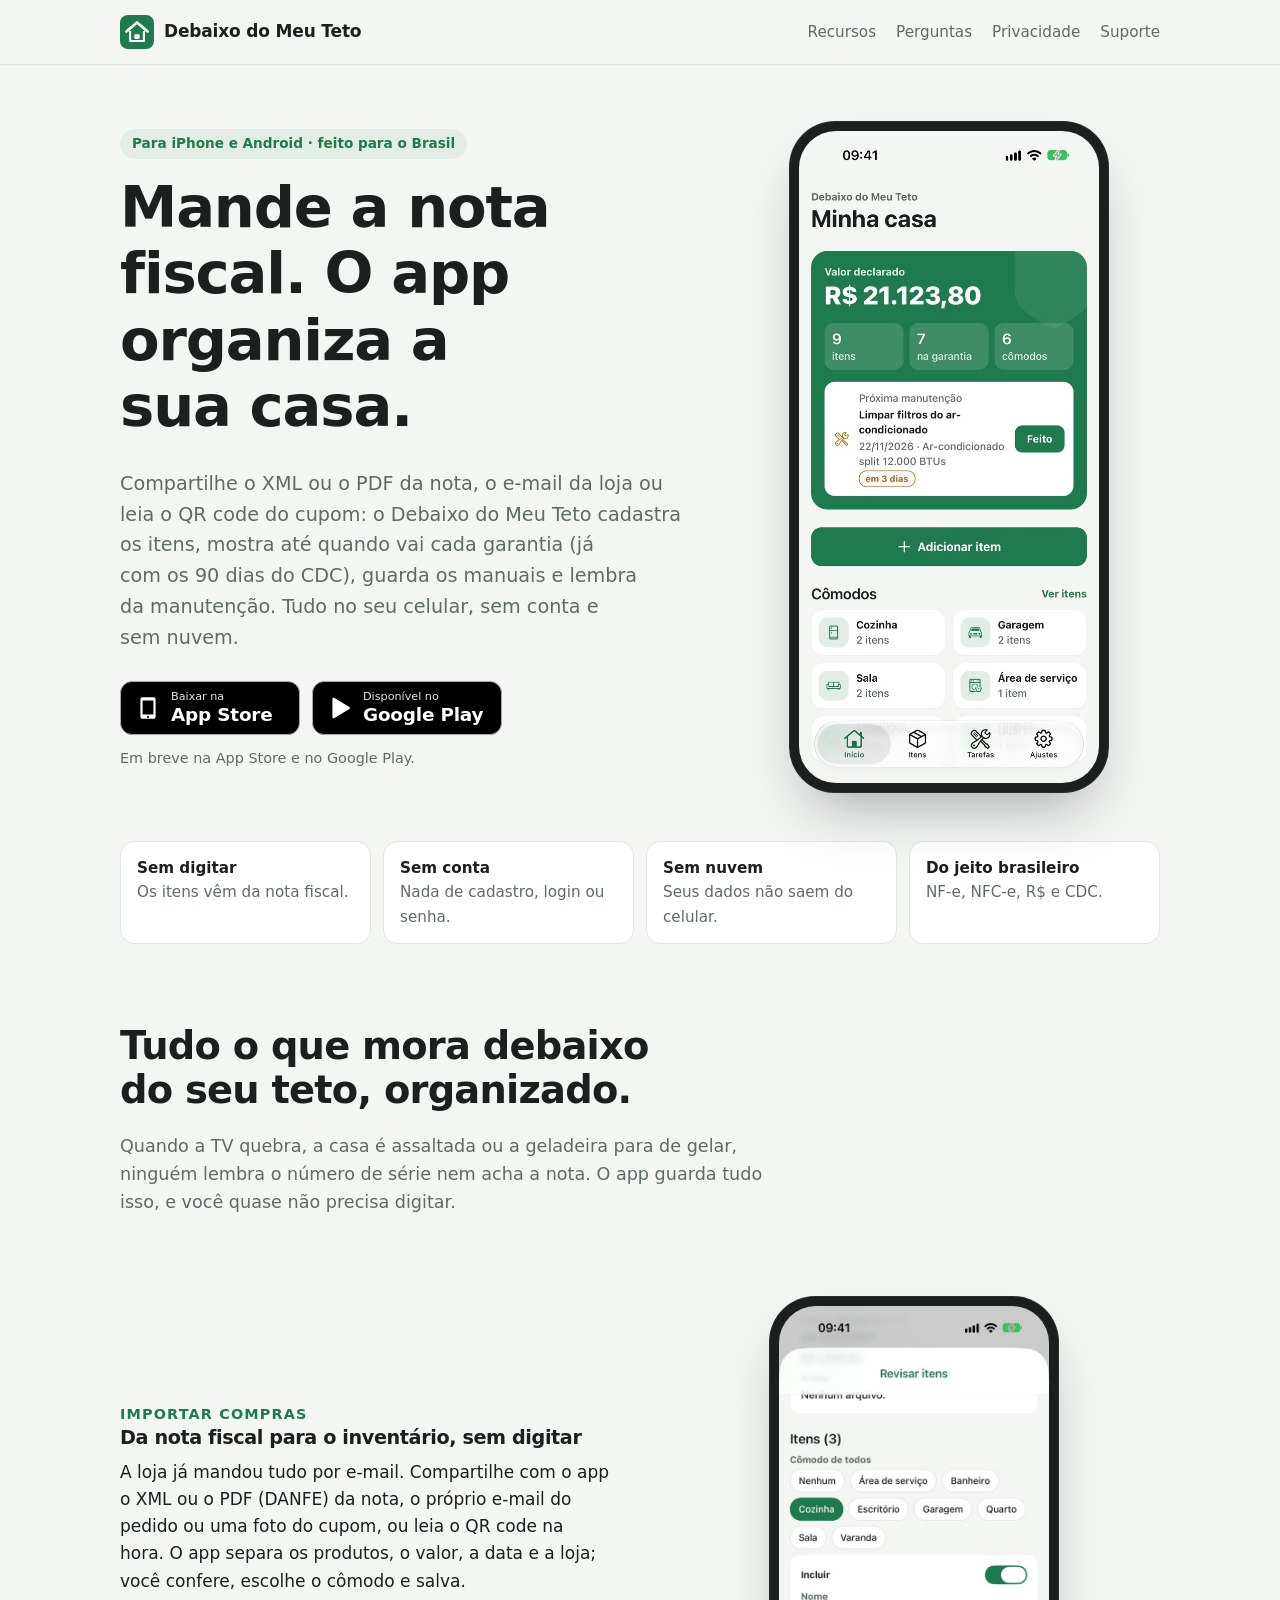
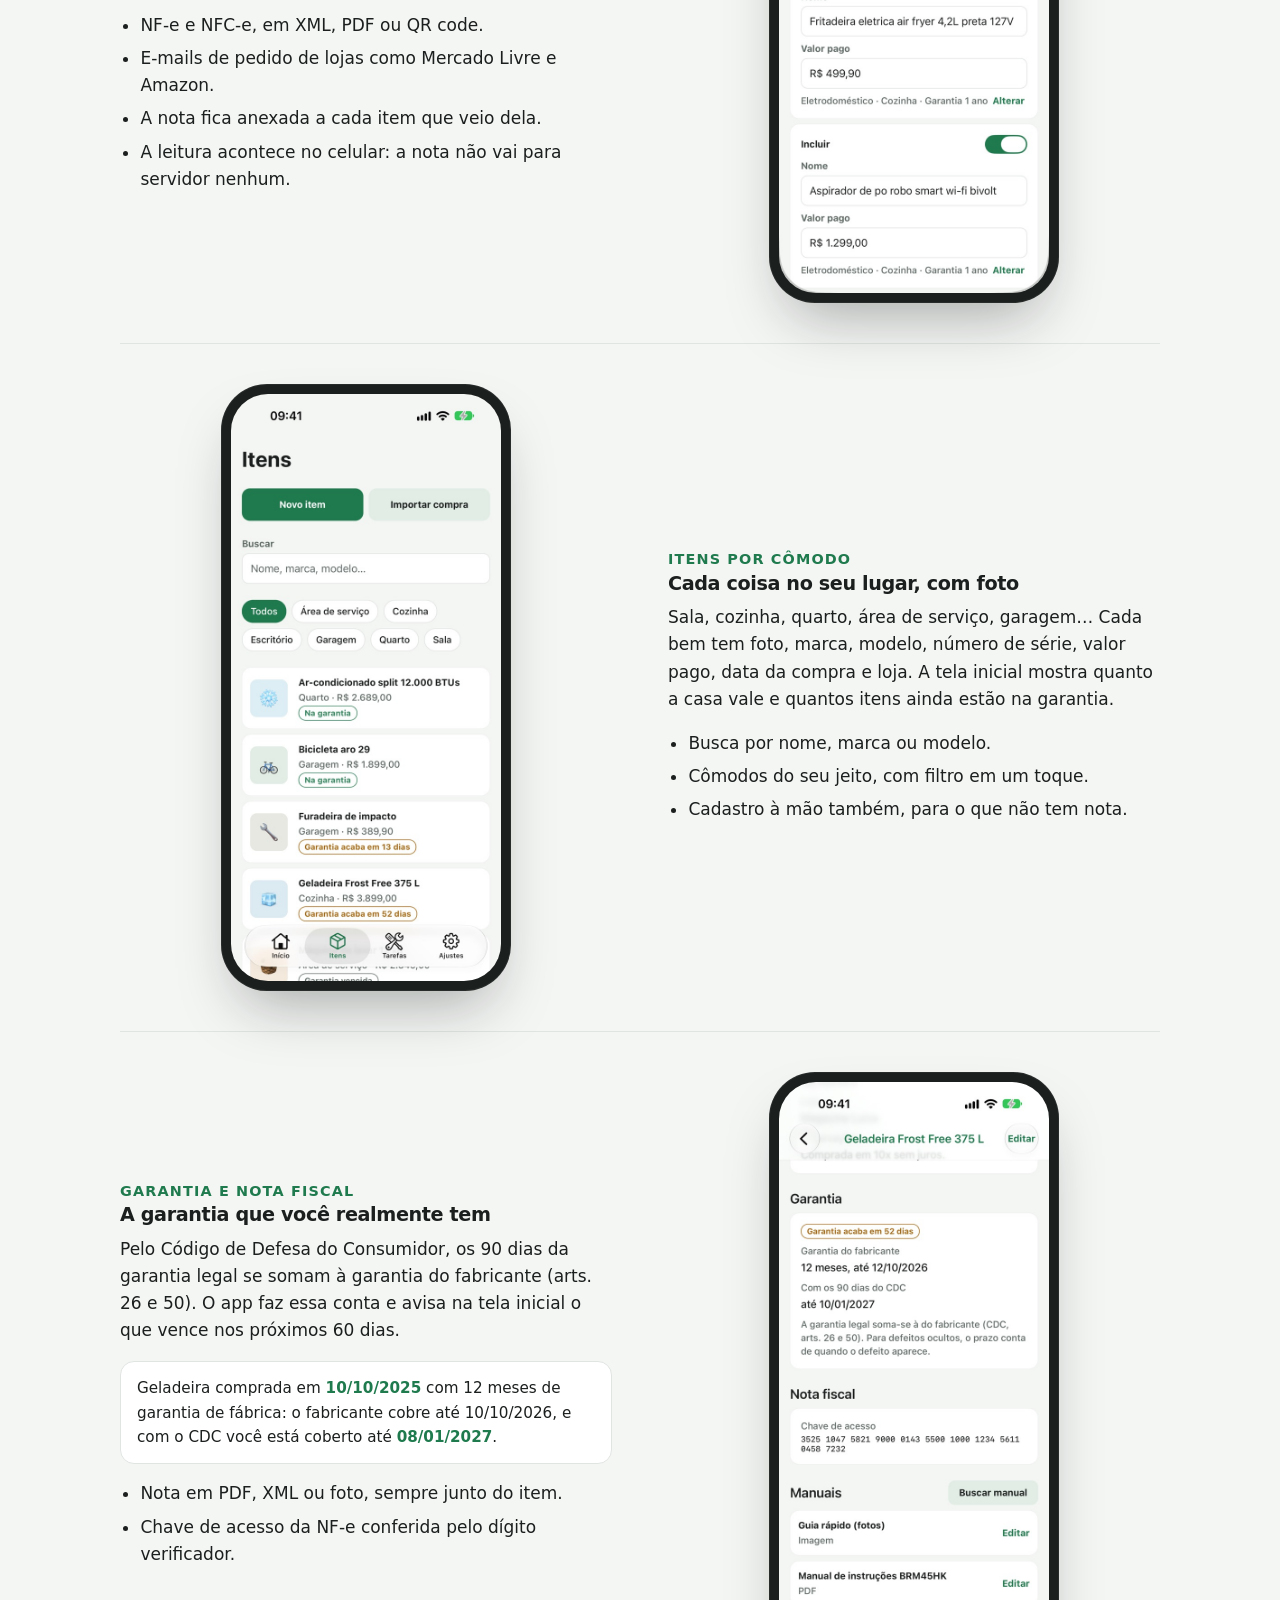
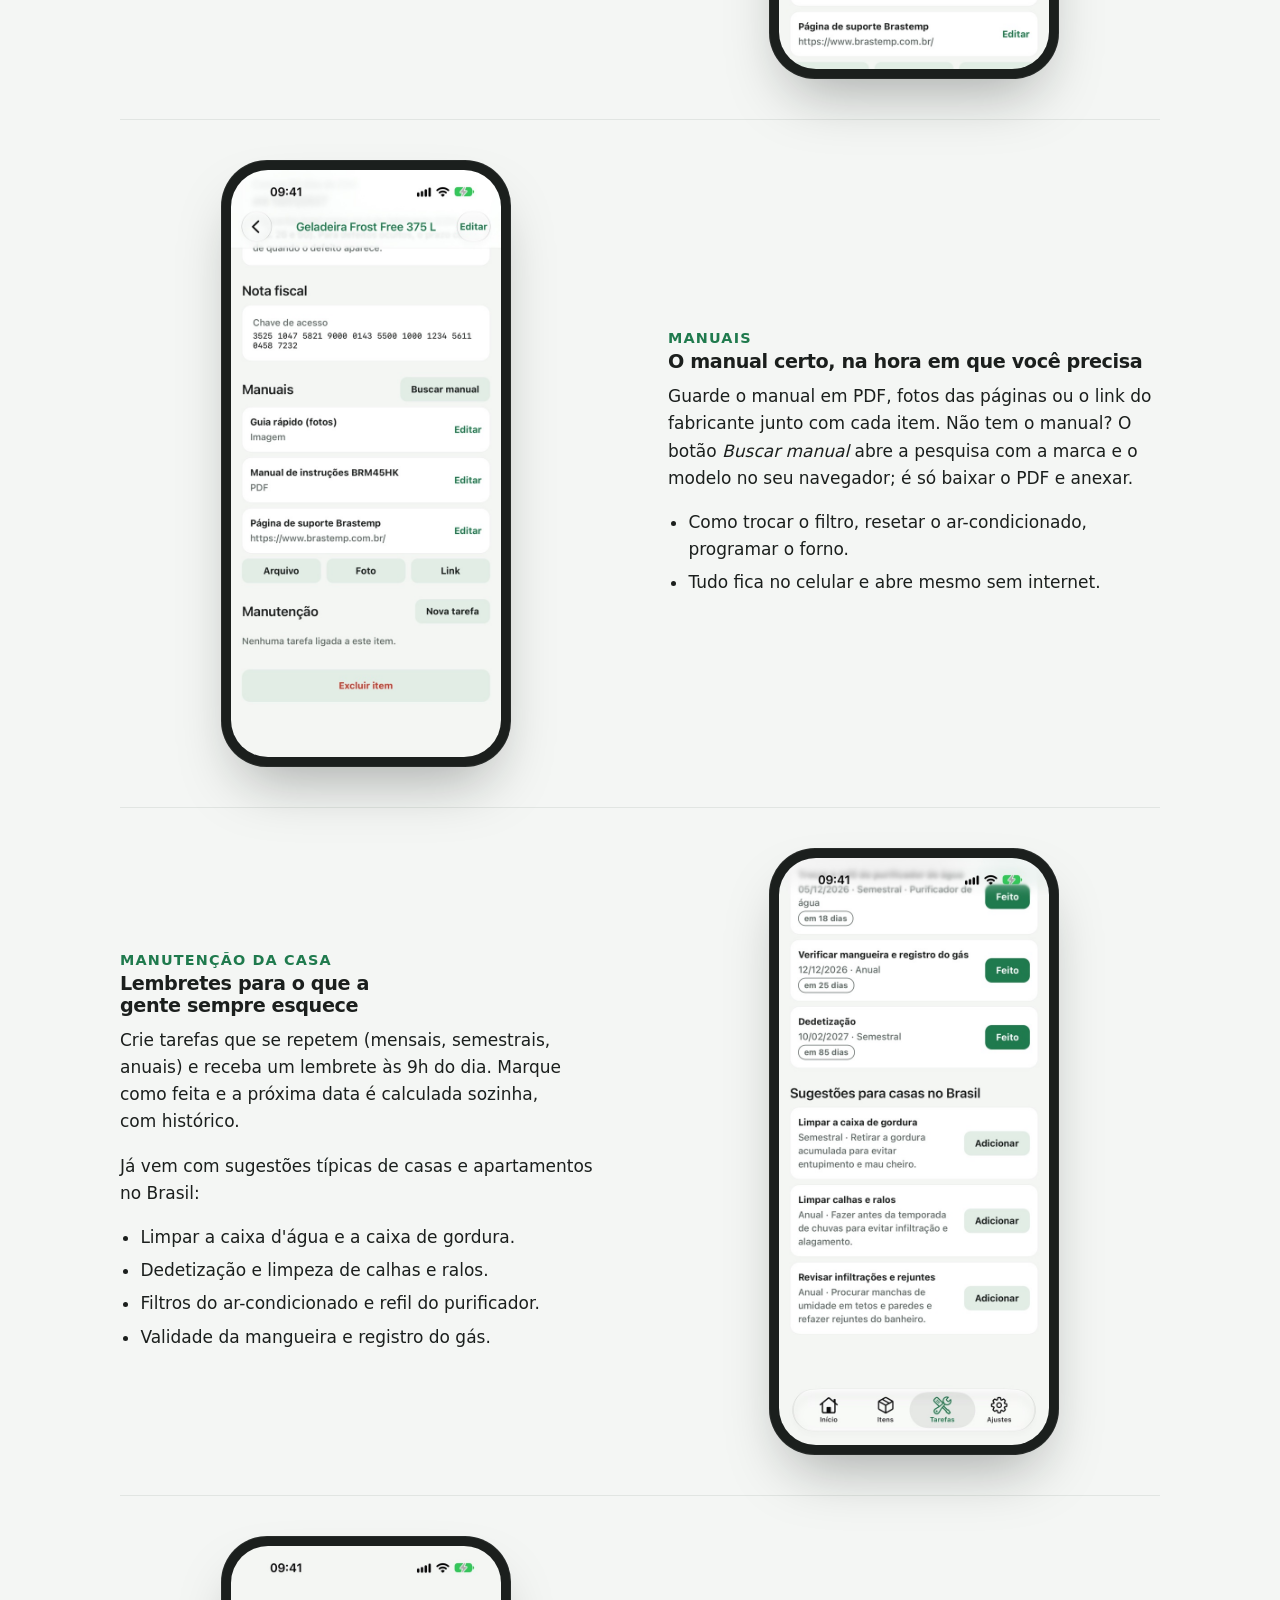
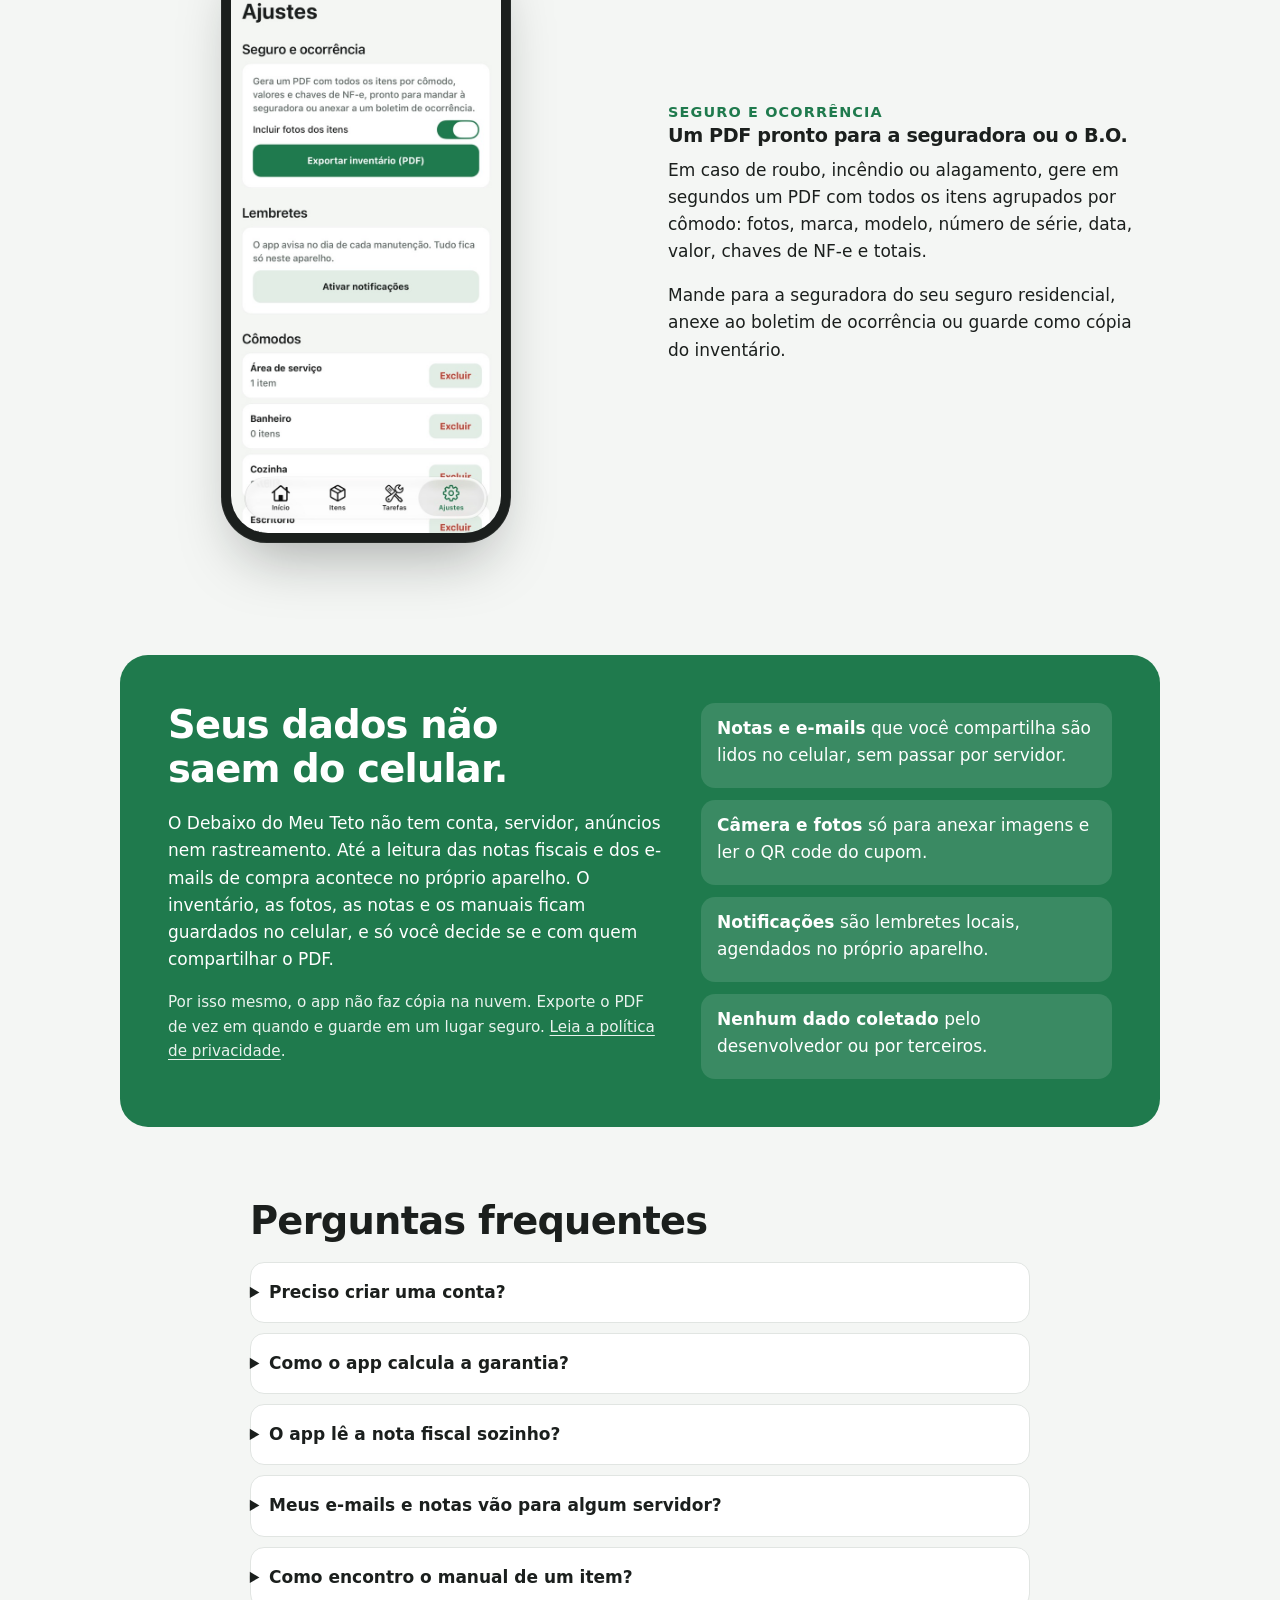
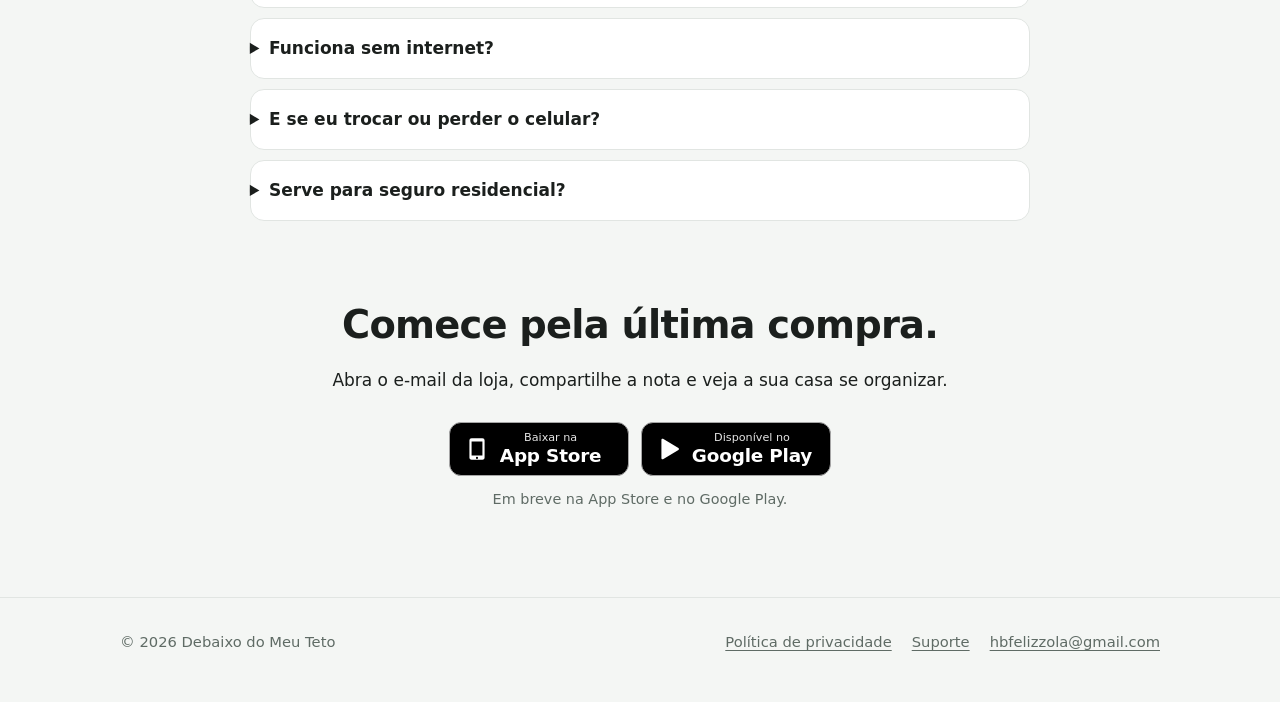
<file: site/index.html>
<!doctype html>
<html lang="pt-BR">
<head>
  <meta charset="utf-8">
  <meta name="viewport" content="width=device-width, initial-scale=1">
  <title>Debaixo do Meu Teto: inventário da casa a partir da nota fiscal</title>
  <meta name="description" content="App de inventário da casa para iPhone e Android. Compartilhe a nota fiscal ou o e-mail da compra e o app cadastra os itens, calcula a garantia com os 90 dias do CDC, guarda os manuais e lembra da manutenção. Sem conta e sem nuvem.">
  <meta name="keywords" content="inventário da casa, inventário residencial, garantia, nota fiscal, NF-e, NFC-e, DANFE, XML da nota, manual do produto, manutenção da casa, seguro residencial, boletim de ocorrência, CDC, app">
  <link rel="canonical" href="https://debaixodomeuteto.hbfelizzola.de/">
  <meta name="theme-color" content="#1F7A4D">
  <link rel="icon" href="img/marca.svg" type="image/svg+xml">
  <link rel="icon" href="img/favicon-32.png" sizes="32x32" type="image/png">
  <link rel="apple-touch-icon" href="img/apple-touch-icon.png">
  <link rel="manifest" href="site.webmanifest">

  <meta property="og:type" content="website">
  <meta property="og:locale" content="pt_BR">
  <meta property="og:site_name" content="Debaixo do Meu Teto">
  <meta property="og:title" content="Debaixo do Meu Teto: o inventário da sua casa, no seu celular">
  <meta property="og:description" content="Compartilhe a nota fiscal ou o e-mail da compra e o app cadastra os itens, a garantia com os 90 dias do CDC e os manuais. Tudo no celular, sem conta e sem nuvem.">
  <meta property="og:url" content="https://debaixodomeuteto.hbfelizzola.de/">
  <meta property="og:image" content="https://debaixodomeuteto.hbfelizzola.de/img/og.jpg">
  <meta property="og:image:width" content="1200">
  <meta property="og:image:height" content="630">
  <meta property="og:image:alt" content="Tela de itens do app Debaixo do Meu Teto, com geladeira, bicicleta e ar-condicionado e o estado da garantia de cada um.">
  <meta name="twitter:card" content="summary_large_image">

  <link rel="stylesheet" href="estilo.css">

  <script type="application/ld+json">
  {
    "@context": "https://schema.org",
    "@type": "MobileApplication",
    "name": "Debaixo do Meu Teto",
    "operatingSystem": "iOS, Android",
    "applicationCategory": "LifestyleApplication",
    "inLanguage": "pt-BR",
    "description": "Inventário da casa montado a partir da nota fiscal (XML, DANFE, QR code do cupom ou e-mail da loja), com garantia somando os 90 dias do CDC, manuais de cada item, lembretes de manutenção e PDF para seguro residencial ou boletim de ocorrência. Os dados ficam só no aparelho.",
    "featureList": [
      "Importar itens do XML ou do PDF da nota fiscal, do e-mail da loja ou do QR code do cupom",
      "Itens por cômodo com foto, valor e número de série",
      "Garantia do fabricante somada aos 90 dias do CDC",
      "Manuais em PDF, foto ou link junto com cada item",
      "Lembretes de manutenção da casa",
      "PDF do inventário para seguro residencial ou boletim de ocorrência"
    ],
    "url": "https://debaixodomeuteto.hbfelizzola.de/",
    "image": "https://debaixodomeuteto.hbfelizzola.de/img/og.jpg",
    "screenshot": [
      "https://debaixodomeuteto.hbfelizzola.de/img/telas/inicio.jpg",
      "https://debaixodomeuteto.hbfelizzola.de/img/telas/importar.jpg",
      "https://debaixodomeuteto.hbfelizzola.de/img/telas/garantia.jpg"
    ]
  }
  </script>
  <script type="application/ld+json">
  {
    "@context": "https://schema.org",
    "@type": "FAQPage",
    "mainEntity": [
      {"@type": "Question", "name": "Preciso criar uma conta?", "acceptedAnswer": {"@type": "Answer", "text": "Não. O app não tem cadastro, login nem servidor. Você abre e começa a usar."}},
      {"@type": "Question", "name": "O app lê a nota fiscal sozinho?", "acceptedAnswer": {"@type": "Answer", "text": "Sim. Compartilhe com o app o XML ou o PDF (DANFE) da nota, o e-mail do pedido ou uma foto do cupom, ou leia o QR code. Ele separa os produtos, o valor, a data e a loja, e você confere antes de salvar. A leitura acontece no próprio celular."}},
      {"@type": "Question", "name": "Como o app calcula a garantia?", "acceptedAnswer": {"@type": "Answer", "text": "Ele soma a garantia do fabricante aos 90 dias da garantia legal do Código de Defesa do Consumidor (arts. 26 e 50). Uma geladeira comprada em 10/10/2025 com 12 meses de garantia fica coberta até 08/01/2027."}},
      {"@type": "Question", "name": "Funciona sem internet?", "acceptedAnswer": {"@type": "Answer", "text": "Sim. Tudo é guardado e calculado no próprio celular, inclusive os lembretes."}},
      {"@type": "Question", "name": "E se eu trocar ou perder o celular?", "acceptedAnswer": {"@type": "Answer", "text": "Como os dados ficam só no aparelho, o app não faz cópia na nuvem. Exporte o PDF do inventário de vez em quando e guarde em um lugar seguro."}}
    ]
  }
  </script>
</head>
<body>
  <a class="pular" href="#conteudo">Pular para o conteúdo</a>

  <header class="topo">
    <div class="container">
      <a class="logo" href="./">
        <img src="img/marca.svg" alt="" width="34" height="34">
        Debaixo do Meu Teto
      </a>
      <nav aria-label="Principal">
        <a class="opcional" href="#recursos">Recursos</a>
        <a class="opcional" href="#perguntas">Perguntas</a>
        <a class="estreito" href="privacidade/">Privacidade</a>
        <a href="suporte/">Suporte</a>
      </nav>
    </div>
  </header>

  <main id="conteudo">
    <section class="destaque">
      <div class="container">
        <div>
          <span class="etiqueta">Para iPhone e Android · feito para o Brasil</span>
          <h1>Mande a nota fiscal. O app organiza a sua casa.</h1>
          <p class="lead">
            Compartilhe o XML ou o PDF da nota, o e-mail da loja ou leia o QR code do cupom: o
            Debaixo do Meu Teto cadastra os itens, mostra até quando vai cada garantia (já com os 90
            dias do CDC), guarda os manuais e lembra da manutenção. Tudo no seu celular, sem conta e
            sem nuvem.
          </p>

          <!-- TODO(lojas): os links das lojas ainda não existem. Quando o app for publicado,
               troque href="#" pelos links reais, remova aria-disabled e o aviso "Em breve",
               e use os selos oficiais (ver README.md). -->
          <div class="lojas">
            <a class="selo-loja" href="#" aria-disabled="true" data-loja="app-store" title="Em breve na App Store">
              <svg viewBox="0 0 24 24" aria-hidden="true"><path fill="currentColor" d="M7 2h10a2 2 0 0 1 2 2v16a2 2 0 0 1-2 2H7a2 2 0 0 1-2-2V4a2 2 0 0 1 2-2Zm0 3v13h10V5H7Zm5 14.2a1 1 0 1 0 0 2 1 1 0 0 0 0-2Z"/></svg>
              <span><small>Baixar na</small><strong>App Store</strong></span>
            </a>
            <a class="selo-loja" href="#" aria-disabled="true" data-loja="google-play" title="Em breve no Google Play">
              <svg viewBox="0 0 24 24" aria-hidden="true"><path fill="currentColor" d="M5 3.5v17a1 1 0 0 0 1.5.86l14.2-8.5a1 1 0 0 0 0-1.72L6.5 2.64A1 1 0 0 0 5 3.5Z"/></svg>
              <span><small>Disponível no</small><strong>Google Play</strong></span>
            </a>
          </div>
          <p class="aviso-lojas">Em breve na App Store e no Google Play.</p>
        </div>

        <div class="celular">
          <img src="img/telas/inicio.jpg" width="598" height="1300"
               alt="Tela inicial do app: o cartão Minha casa com o valor declarado, os itens na garantia e a próxima manutenção, e os cômodos logo abaixo.">
        </div>
      </div>
    </section>

    <section class="faixa" aria-label="Em resumo">
      <div class="container">
        <ul>
          <li><strong>Sem digitar</strong>Os itens vêm da nota fiscal.</li>
          <li><strong>Sem conta</strong>Nada de cadastro, login ou senha.</li>
          <li><strong>Sem nuvem</strong>Seus dados não saem do celular.</li>
          <li><strong>Do jeito brasileiro</strong>NF-e, NFC-e, R$ e CDC.</li>
        </ul>
      </div>
    </section>

    <section class="secao" id="recursos">
      <div class="container">
        <div class="secao-titulo">
          <h2>Tudo o que mora debaixo do seu teto, organizado.</h2>
          <p>
            Quando a TV quebra, a casa é assaltada ou a geladeira para de gelar, ninguém lembra o número de
            série nem acha a nota. O app guarda tudo isso, e você quase não precisa digitar.
          </p>
        </div>

        <article class="recurso">
          <div class="recurso-texto">
            <span class="numero">Importar compras</span>
            <h3>Da nota fiscal para o inventário, sem digitar</h3>
            <p>
              A loja já mandou tudo por e-mail. Compartilhe com o app o XML ou o PDF (DANFE) da nota, o
              próprio e-mail do pedido ou uma foto do cupom, ou leia o QR code na hora. O app separa os
              produtos, o valor, a data e a loja; você confere, escolhe o cômodo e salva.
            </p>
            <ul>
              <li>NF-e e NFC-e, em XML, PDF ou QR code.</li>
              <li>E-mails de pedido de lojas como Mercado Livre e Amazon.</li>
              <li>A nota fica anexada a cada item que veio dela.</li>
              <li>A leitura acontece no celular: a nota não vai para servidor nenhum.</li>
            </ul>
          </div>
          <div class="celular">
            <img src="img/telas/importar.jpg" width="598" height="1300" loading="lazy"
                 alt="Tela de importação com os produtos lidos de uma nota fiscal, cada um com nome, valor e cômodo, prontos para salvar.">
          </div>
        </article>

        <article class="recurso">
          <div class="recurso-texto">
            <span class="numero">Itens por cômodo</span>
            <h3>Cada coisa no seu lugar, com foto</h3>
            <p>
              Sala, cozinha, quarto, área de serviço, garagem… Cada bem tem foto, marca, modelo, número de
              série, valor pago, data da compra e loja. A tela inicial mostra quanto a casa vale e quantos
              itens ainda estão na garantia.
            </p>
            <ul>
              <li>Busca por nome, marca ou modelo.</li>
              <li>Cômodos do seu jeito, com filtro em um toque.</li>
              <li>Cadastro à mão também, para o que não tem nota.</li>
            </ul>
          </div>
          <div class="celular">
            <img src="img/telas/itens.jpg" width="598" height="1300" loading="lazy"
                 alt="Lista de itens filtrável por cômodo, com foto, valor e o estado da garantia de cada um.">
          </div>
        </article>

        <article class="recurso">
          <div class="recurso-texto">
            <span class="numero">Garantia e nota fiscal</span>
            <h3>A garantia que você realmente tem</h3>
            <p>
              Pelo Código de Defesa do Consumidor, os 90 dias da garantia legal se somam à garantia do
              fabricante (arts. 26 e 50). O app faz essa conta e avisa na tela inicial o que vence nos
              próximos 60 dias.
            </p>
            <div class="exemplo">
              Geladeira comprada em <b>10/10/2025</b> com 12 meses de garantia de fábrica:
              o fabricante cobre até 10/10/2026, e com o CDC você está coberto até <b>08/01/2027</b>.
            </div>
            <ul>
              <li>Nota em PDF, XML ou foto, sempre junto do item.</li>
              <li>Chave de acesso da NF-e conferida pelo dígito verificador.</li>
            </ul>
          </div>
          <div class="celular">
            <img src="img/telas/garantia.jpg" width="598" height="1300" loading="lazy"
                 alt="Detalhe de uma geladeira: garantia do fabricante até 12/10/2026, com os 90 dias do CDC até 10/01/2027, e a chave de acesso da NF-e.">
          </div>
        </article>

        <article class="recurso">
          <div class="recurso-texto">
            <span class="numero">Manuais</span>
            <h3>O manual certo, na hora em que você precisa</h3>
            <p>
              Guarde o manual em PDF, fotos das páginas ou o link do fabricante junto com cada item. Não
              tem o manual? O botão <em>Buscar manual</em> abre a pesquisa com a marca e o modelo no seu
              navegador; é só baixar o PDF e anexar.
            </p>
            <ul>
              <li>Como trocar o filtro, resetar o ar-condicionado, programar o forno.</li>
              <li>Tudo fica no celular e abre mesmo sem internet.</li>
            </ul>
          </div>
          <div class="celular">
            <img src="img/telas/manuais.jpg" width="598" height="1300" loading="lazy"
                 alt="Seção Manuais de um item, com o manual em PDF, fotos de um guia rápido, um link do fabricante e o botão Buscar manual.">
          </div>
        </article>

        <article class="recurso">
          <div class="recurso-texto">
            <span class="numero">Manutenção da casa</span>
            <h3>Lembretes para o que a gente sempre esquece</h3>
            <p>
              Crie tarefas que se repetem (mensais, semestrais, anuais) e receba um lembrete às 9h do dia.
              Marque como feita e a próxima data é calculada sozinha, com histórico.
            </p>
            <p>Já vem com sugestões típicas de casas e apartamentos no Brasil:</p>
            <ul>
              <li>Limpar a caixa d'água e a caixa de gordura.</li>
              <li>Dedetização e limpeza de calhas e ralos.</li>
              <li>Filtros do ar-condicionado e refil do purificador.</li>
              <li>Validade da mangueira e registro do gás.</li>
            </ul>
          </div>
          <div class="celular">
            <img src="img/telas/sugestoes.jpg" width="598" height="1300" loading="lazy"
                 alt="Lista de manutenção com dedetização e mangueira do gás, e sugestões para casas no Brasil como caixa de gordura e calhas.">
          </div>
        </article>

        <article class="recurso">
          <div class="recurso-texto">
            <span class="numero">Seguro e ocorrência</span>
            <h3>Um PDF pronto para a seguradora ou o B.O.</h3>
            <p>
              Em caso de roubo, incêndio ou alagamento, gere em segundos um PDF com todos os itens
              agrupados por cômodo: fotos, marca, modelo, número de série, data, valor, chaves de NF-e e
              totais.
            </p>
            <p>
              Mande para a seguradora do seu seguro residencial, anexe ao boletim de ocorrência ou guarde
              como cópia do inventário.
            </p>
          </div>
          <div class="celular">
            <img src="img/telas/ajustes.jpg" width="598" height="1300" loading="lazy"
                 alt="Tela de ajustes com o botão Exportar inventário em PDF, a opção de incluir fotos e os lembretes.">
          </div>
        </article>
      </div>
    </section>

    <section class="secao" id="privacidade" style="padding-top: 0">
      <div class="container">
        <div class="privado">
          <div>
            <h2>Seus dados não saem do celular.</h2>
            <p>
              O Debaixo do Meu Teto não tem conta, servidor, anúncios nem rastreamento. Até a leitura
              das notas fiscais e dos e-mails de compra acontece no próprio aparelho. O inventário, as
              fotos, as notas e os manuais ficam guardados no celular, e só você decide se e com quem
              compartilhar o PDF.
            </p>
            <p class="nota">
              Por isso mesmo, o app não faz cópia na nuvem. Exporte o PDF de vez em quando e guarde em
              um lugar seguro. <a href="privacidade/">Leia a política de privacidade</a>.
            </p>
          </div>
          <ul>
            <li><strong>Notas e e-mails</strong> que você compartilha são lidos no celular, sem passar por servidor.</li>
            <li><strong>Câmera e fotos</strong> só para anexar imagens e ler o QR code do cupom.</li>
            <li><strong>Notificações</strong> são lembretes locais, agendados no próprio aparelho.</li>
            <li><strong>Nenhum dado coletado</strong> pelo desenvolvedor ou por terceiros.</li>
          </ul>
        </div>
      </div>
    </section>

    <section class="secao perguntas" id="perguntas" style="padding-top: 0">
      <div class="container" style="max-width: 820px">
        <h2>Perguntas frequentes</h2>

        <details>
          <summary>Preciso criar uma conta?</summary>
          <p>Não. O app não tem cadastro, login nem servidor. Você abre e começa a usar.</p>
        </details>
        <details>
          <summary>Como o app calcula a garantia?</summary>
          <p>
            Ele soma a garantia do fabricante aos 90 dias da garantia legal do Código de Defesa do Consumidor
            (arts. 26 e 50). Se o item não tem garantia de fábrica, valem os 90 dias a partir da compra. Para
            defeitos ocultos, o prazo legal conta a partir de quando o defeito aparece.
          </p>
        </details>
        <details>
          <summary>O app lê a nota fiscal sozinho?</summary>
          <p>
            Sim. No e-mail da loja, toque no anexo da nota (XML ou PDF) e compartilhe com o Debaixo do Meu Teto.
            Também dá para compartilhar o próprio e-mail do pedido, uma foto do cupom, ou ler o QR code com a
            câmera. O app separa os produtos, o valor, a data e a loja, e você confere tudo antes de salvar. Se a
            nota for só uma imagem sem texto, você completa à mão.
          </p>
        </details>
        <details>
          <summary>Meus e-mails e notas vão para algum servidor?</summary>
          <p>
            Não. O app não tem servidor: o arquivo que você compartilha é lido no próprio celular e guardado
            junto com os itens. O app nem pede acesso à sua caixa de e-mail; você escolhe o que compartilhar.
          </p>
        </details>
        <details>
          <summary>Como encontro o manual de um item?</summary>
          <p>
            Na tela do item, toque em <em>Buscar manual</em>. O navegador abre uma pesquisa com a marca e o
            modelo; baixe o PDF e anexe em <em>Manuais</em>. Você também pode salvar o link do site do fabricante
            ou fotografar o manual impresso.
          </p>
        </details>
        <details>
          <summary>Funciona sem internet?</summary>
          <p>Sim. Tudo é guardado e calculado no próprio celular, inclusive os lembretes.</p>
        </details>
        <details>
          <summary>E se eu trocar ou perder o celular?</summary>
          <p>
            Como os dados ficam só no aparelho, o app não faz cópia na nuvem nem transfere dados entre
            celulares. Exporte o PDF do inventário de vez em quando e guarde em um lugar seguro.
          </p>
        </details>
        <details>
          <summary>Serve para seguro residencial?</summary>
          <p>
            Sim. O PDF lista os bens por cômodo, com valores, datas, números de série e chaves de NF-e, que é
            o que as seguradoras costumam pedir para comprovar a existência e o valor dos itens. Confira com a
            sua seguradora quais documentos ela exige.
          </p>
        </details>
      </div>
    </section>

    <section class="secao chamada" style="padding-top: 0">
      <div class="container">
        <h2>Comece pela última compra.</h2>
        <p>Abra o e-mail da loja, compartilhe a nota e veja a sua casa se organizar.</p>
        <!-- TODO(lojas): mesmos links do topo da página. -->
        <div class="lojas">
          <a class="selo-loja" href="#" aria-disabled="true" data-loja="app-store" title="Em breve na App Store">
            <svg viewBox="0 0 24 24" aria-hidden="true"><path fill="currentColor" d="M7 2h10a2 2 0 0 1 2 2v16a2 2 0 0 1-2 2H7a2 2 0 0 1-2-2V4a2 2 0 0 1 2-2Zm0 3v13h10V5H7Zm5 14.2a1 1 0 1 0 0 2 1 1 0 0 0 0-2Z"/></svg>
            <span><small>Baixar na</small><strong>App Store</strong></span>
          </a>
          <a class="selo-loja" href="#" aria-disabled="true" data-loja="google-play" title="Em breve no Google Play">
            <svg viewBox="0 0 24 24" aria-hidden="true"><path fill="currentColor" d="M5 3.5v17a1 1 0 0 0 1.5.86l14.2-8.5a1 1 0 0 0 0-1.72L6.5 2.64A1 1 0 0 0 5 3.5Z"/></svg>
            <span><small>Disponível no</small><strong>Google Play</strong></span>
          </a>
        </div>
        <p class="aviso-lojas">Em breve na App Store e no Google Play.</p>
      </div>
    </section>
  </main>

  <footer class="rodape">
    <div class="container">
      <span>© 2026 Debaixo do Meu Teto</span>
      <nav aria-label="Rodapé">
        <a href="privacidade/">Política de privacidade</a>
        <a href="suporte/">Suporte</a>
        <a href="mailto:hbfelizzola@gmail.com">hbfelizzola@gmail.com</a>
      </nav>
    </div>
  </footer>
</body>
</html>
</file>
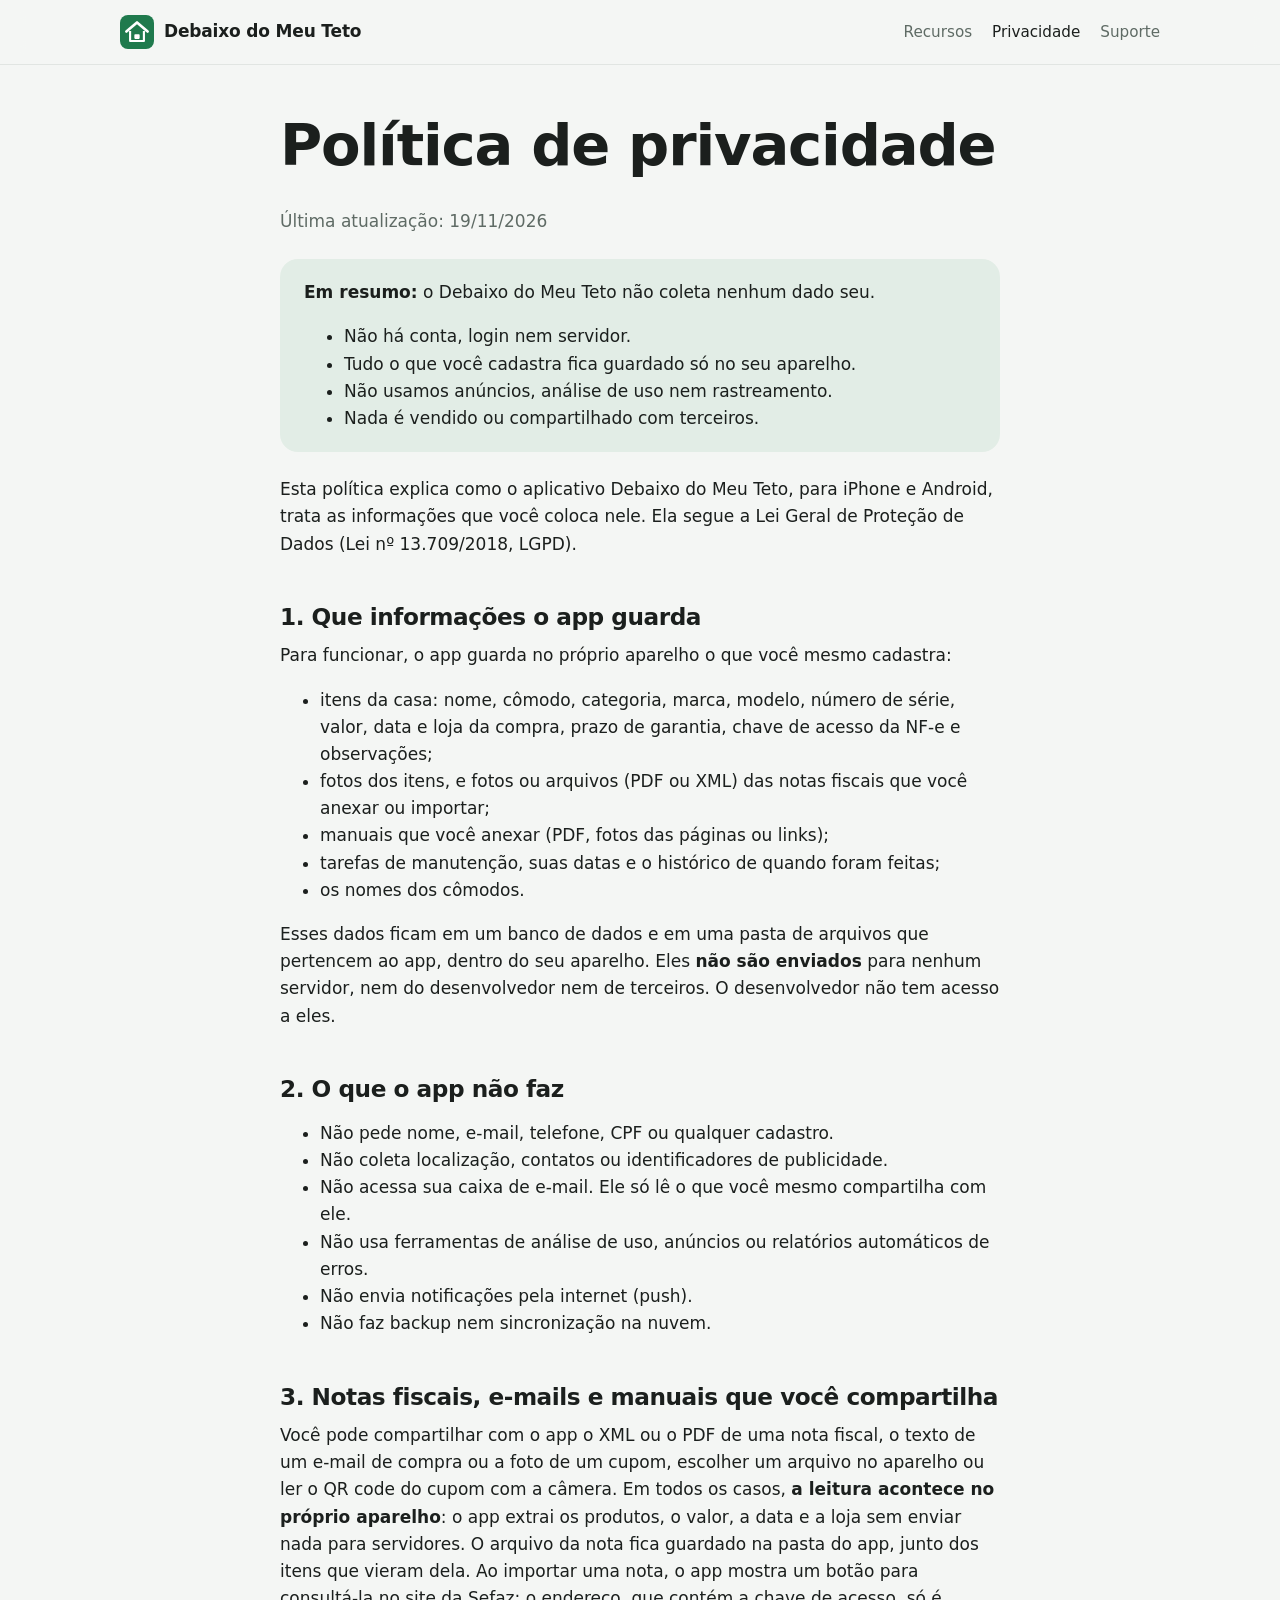
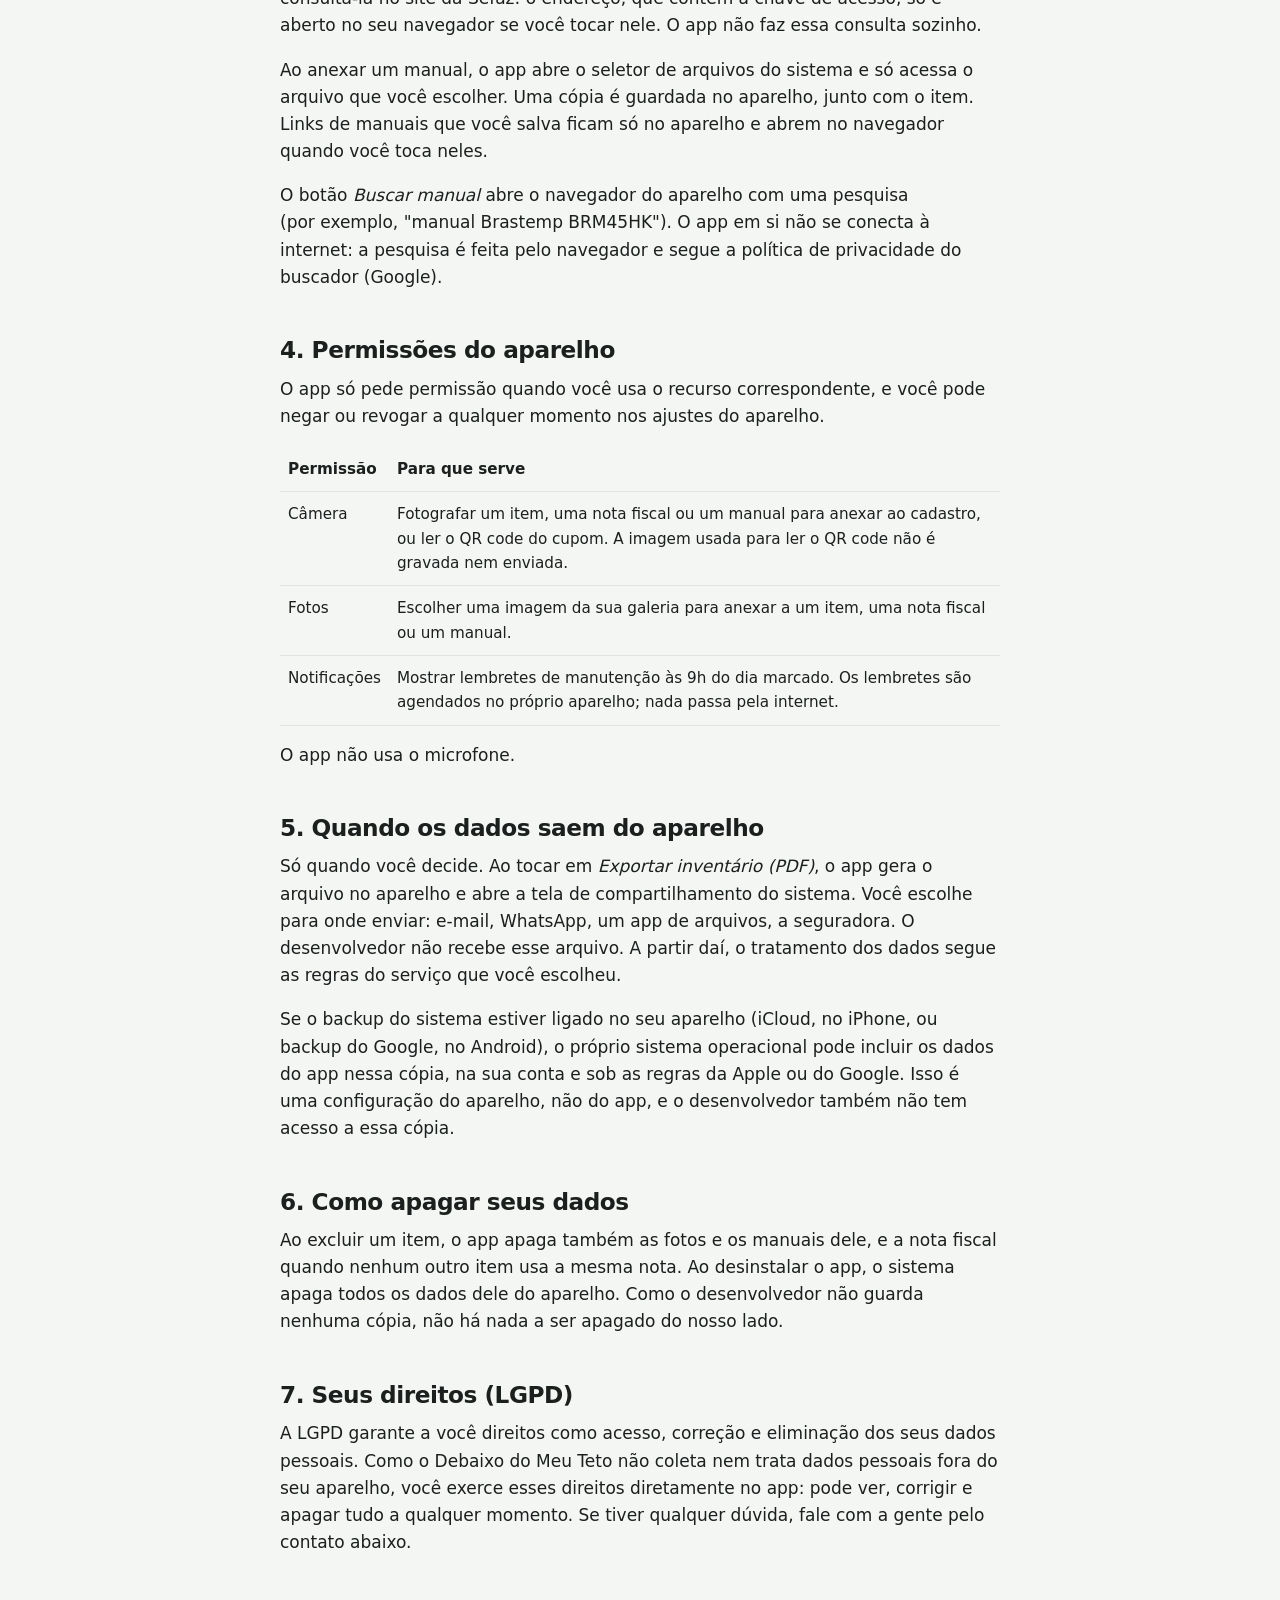
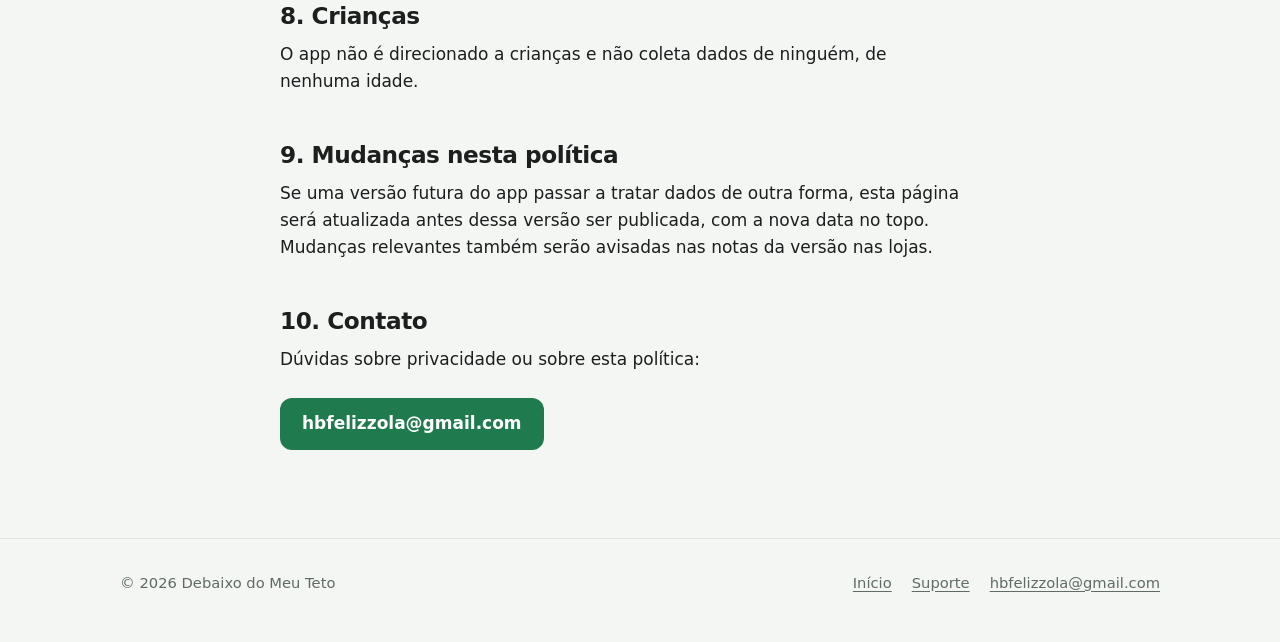
<file: site/privacidade/index.html>
<!doctype html>
<html lang="pt-BR">
<head>
  <meta charset="utf-8">
  <meta name="viewport" content="width=device-width, initial-scale=1">
  <title>Política de privacidade · Debaixo do Meu Teto</title>
  <meta name="description" content="O Debaixo do Meu Teto não coleta dados. O inventário, as fotos e as notas fiscais ficam só no seu celular, sem conta e sem servidor.">
  <link rel="canonical" href="https://debaixodomeuteto.hbfelizzola.de/privacidade/">
  <meta name="theme-color" content="#1F7A4D">
  <link rel="icon" href="../img/marca.svg" type="image/svg+xml">
  <link rel="icon" href="../img/favicon-32.png" sizes="32x32" type="image/png">
  <link rel="apple-touch-icon" href="../img/apple-touch-icon.png">
  <meta property="og:type" content="article">
  <meta property="og:locale" content="pt_BR">
  <meta property="og:site_name" content="Debaixo do Meu Teto">
  <meta property="og:title" content="Política de privacidade do Debaixo do Meu Teto">
  <meta property="og:description" content="Nenhum dado coletado. Tudo fica no seu celular, sem conta e sem servidor.">
  <meta property="og:url" content="https://debaixodomeuteto.hbfelizzola.de/privacidade/">
  <meta property="og:image" content="https://debaixodomeuteto.hbfelizzola.de/img/og.jpg">
  <meta name="twitter:card" content="summary_large_image">
  <link rel="stylesheet" href="../estilo.css">
</head>
<body>
  <a class="pular" href="#conteudo">Pular para o conteúdo</a>

  <header class="topo">
    <div class="container">
      <a class="logo" href="../">
        <img src="../img/marca.svg" alt="" width="34" height="34">
        Debaixo do Meu Teto
      </a>
      <nav aria-label="Principal">
        <a class="opcional" href="../#recursos">Recursos</a>
        <a class="estreito" href="./" aria-current="page">Privacidade</a>
        <a href="../suporte/">Suporte</a>
      </nav>
    </div>
  </header>

  <!--
    Esta página é o "Privacy Policy URL" da App Store e do Google Play.
    Ela descreve o que o app faz HOJE. Se uma versão nova passar a enviar qualquer dado para fora do
    aparelho (backup, sincronização, análise de uso, anúncios, relatório de erros), atualize esta página
    e a data ANTES de publicar essa versão, junto com as declarações de privacidade nas duas lojas.
  -->
  <main id="conteudo" class="container texto">
    <h1>Política de privacidade</h1>
    <p class="atualizado">Última atualização: 19/11/2026</p>

    <div class="resumo">
      <p><strong>Em resumo:</strong> o Debaixo do Meu Teto não coleta nenhum dado seu.</p>
      <ul>
        <li>Não há conta, login nem servidor.</li>
        <li>Tudo o que você cadastra fica guardado só no seu aparelho.</li>
        <li>Não usamos anúncios, análise de uso nem rastreamento.</li>
        <li>Nada é vendido ou compartilhado com terceiros.</li>
      </ul>
    </div>

    <p>
      Esta política explica como o aplicativo Debaixo do Meu Teto, para iPhone e Android, trata as
      informações que você coloca nele. Ela segue a Lei Geral de Proteção de Dados (Lei nº 13.709/2018, LGPD).
    </p>

    <h2>1. Que informações o app guarda</h2>
    <p>Para funcionar, o app guarda no próprio aparelho o que você mesmo cadastra:</p>
    <ul>
      <li>itens da casa: nome, cômodo, categoria, marca, modelo, número de série, valor, data e loja da compra,
        prazo de garantia, chave de acesso da NF-e e observações;</li>
      <li>fotos dos itens, e fotos ou arquivos (PDF ou XML) das notas fiscais que você anexar ou importar;</li>
      <li>manuais que você anexar (PDF, fotos das páginas ou links);</li>
      <li>tarefas de manutenção, suas datas e o histórico de quando foram feitas;</li>
      <li>os nomes dos cômodos.</li>
    </ul>
    <p>
      Esses dados ficam em um banco de dados e em uma pasta de arquivos que pertencem ao app, dentro do seu
      aparelho. Eles <strong>não são enviados</strong> para nenhum servidor, nem do desenvolvedor nem de
      terceiros. O desenvolvedor não tem acesso a eles.
    </p>

    <h2>2. O que o app não faz</h2>
    <ul>
      <li>Não pede nome, e-mail, telefone, CPF ou qualquer cadastro.</li>
      <li>Não coleta localização, contatos ou identificadores de publicidade.</li>
      <li>Não acessa sua caixa de e-mail. Ele só lê o que você mesmo compartilha com ele.</li>
      <li>Não usa ferramentas de análise de uso, anúncios ou relatórios automáticos de erros.</li>
      <li>Não envia notificações pela internet (push).</li>
      <li>Não faz backup nem sincronização na nuvem.</li>
    </ul>

    <h2>3. Notas fiscais, e-mails e manuais que você compartilha</h2>
    <p>
      Você pode compartilhar com o app o XML ou o PDF de uma nota fiscal, o texto de um e-mail de compra ou a
      foto de um cupom, escolher um arquivo no aparelho ou ler o QR code do cupom com a câmera. Em todos os
      casos, <strong>a leitura acontece no próprio aparelho</strong>: o app extrai os produtos, o valor, a data
      e a loja sem enviar nada para servidores. O arquivo da nota fica guardado na pasta do app, junto dos
      itens que vieram dela. Ao importar uma nota, o app mostra um botão para consultá-la no site da Sefaz: o endereço, que contém a
      chave de acesso, só é aberto no seu navegador se você tocar nele. O app não faz essa consulta sozinho.
    </p>
    <p>
      Ao anexar um manual, o app abre o seletor de arquivos do sistema e só acessa o arquivo que você escolher.
      Uma cópia é guardada no aparelho, junto com o item. Links de manuais que você salva ficam só no aparelho
      e abrem no navegador quando você toca neles.
    </p>
    <p>
      O botão <em>Buscar manual</em> abre o navegador do aparelho com uma pesquisa (por exemplo, "manual
      Brastemp BRM45HK"). O app em si não se conecta à internet: a pesquisa é feita pelo navegador e segue a
      política de privacidade do buscador (Google).
    </p>

    <h2>4. Permissões do aparelho</h2>
    <p>O app só pede permissão quando você usa o recurso correspondente, e você pode negar ou revogar a qualquer momento nos ajustes do aparelho.</p>
    <table class="permissoes">
      <thead>
        <tr><th>Permissão</th><th>Para que serve</th></tr>
      </thead>
      <tbody>
        <tr><td>Câmera</td><td>Fotografar um item, uma nota fiscal ou um manual para anexar ao cadastro, ou ler o QR code do cupom. A imagem usada para ler o QR code não é gravada nem enviada.</td></tr>
        <tr><td>Fotos</td><td>Escolher uma imagem da sua galeria para anexar a um item, uma nota fiscal ou um manual.</td></tr>
        <tr><td>Notificações</td><td>Mostrar lembretes de manutenção às 9h do dia marcado. Os lembretes são agendados no próprio aparelho; nada passa pela internet.</td></tr>
      </tbody>
    </table>
    <p>O app não usa o microfone.</p>

    <h2>5. Quando os dados saem do aparelho</h2>
    <p>
      Só quando você decide. Ao tocar em <em>Exportar inventário (PDF)</em>, o app gera o arquivo no aparelho e
      abre a tela de compartilhamento do sistema. Você escolhe para onde enviar: e-mail, WhatsApp, um app de
      arquivos, a seguradora. O desenvolvedor não recebe esse arquivo. A partir daí, o tratamento dos dados
      segue as regras do serviço que você escolheu.
    </p>
    <p>
      Se o backup do sistema estiver ligado no seu aparelho (iCloud, no iPhone, ou backup do Google, no
      Android), o próprio sistema operacional pode incluir os dados do app nessa cópia, na sua conta e sob as
      regras da Apple ou do Google. Isso é uma configuração do aparelho, não do app, e o desenvolvedor também
      não tem acesso a essa cópia.
    </p>

    <h2>6. Como apagar seus dados</h2>
    <p>
      Ao excluir um item, o app apaga também as fotos e os manuais dele, e a nota fiscal quando nenhum outro item usa a mesma nota. Ao desinstalar o app,
      o sistema apaga todos os dados dele do aparelho. Como o desenvolvedor não guarda nenhuma cópia, não há
      nada a ser apagado do nosso lado.
    </p>

    <h2>7. Seus direitos (LGPD)</h2>
    <p>
      A LGPD garante a você direitos como acesso, correção e eliminação dos seus dados pessoais. Como o
      Debaixo do Meu Teto não coleta nem trata dados pessoais fora do seu aparelho, você exerce esses direitos
      diretamente no app: pode ver, corrigir e apagar tudo a qualquer momento. Se tiver qualquer dúvida, fale
      com a gente pelo contato abaixo.
    </p>

    <h2>8. Crianças</h2>
    <p>O app não é direcionado a crianças e não coleta dados de ninguém, de nenhuma idade.</p>

    <h2>9. Mudanças nesta política</h2>
    <p>
      Se uma versão futura do app passar a tratar dados de outra forma, esta página será atualizada antes
      dessa versão ser publicada, com a nova data no topo. Mudanças relevantes também serão avisadas nas
      notas da versão nas lojas.
    </p>

    <h2>10. Contato</h2>
    <p>Dúvidas sobre privacidade ou sobre esta política:</p>
    <a class="contato" href="mailto:hbfelizzola@gmail.com?subject=Privacidade%20-%20Debaixo%20do%20Meu%20Teto">hbfelizzola@gmail.com</a>
  </main>

  <footer class="rodape">
    <div class="container">
      <span>© 2026 Debaixo do Meu Teto</span>
      <nav aria-label="Rodapé">
        <a href="../">Início</a>
        <a href="../suporte/">Suporte</a>
        <a href="mailto:hbfelizzola@gmail.com">hbfelizzola@gmail.com</a>
      </nav>
    </div>
  </footer>
</body>
</html>
</file>
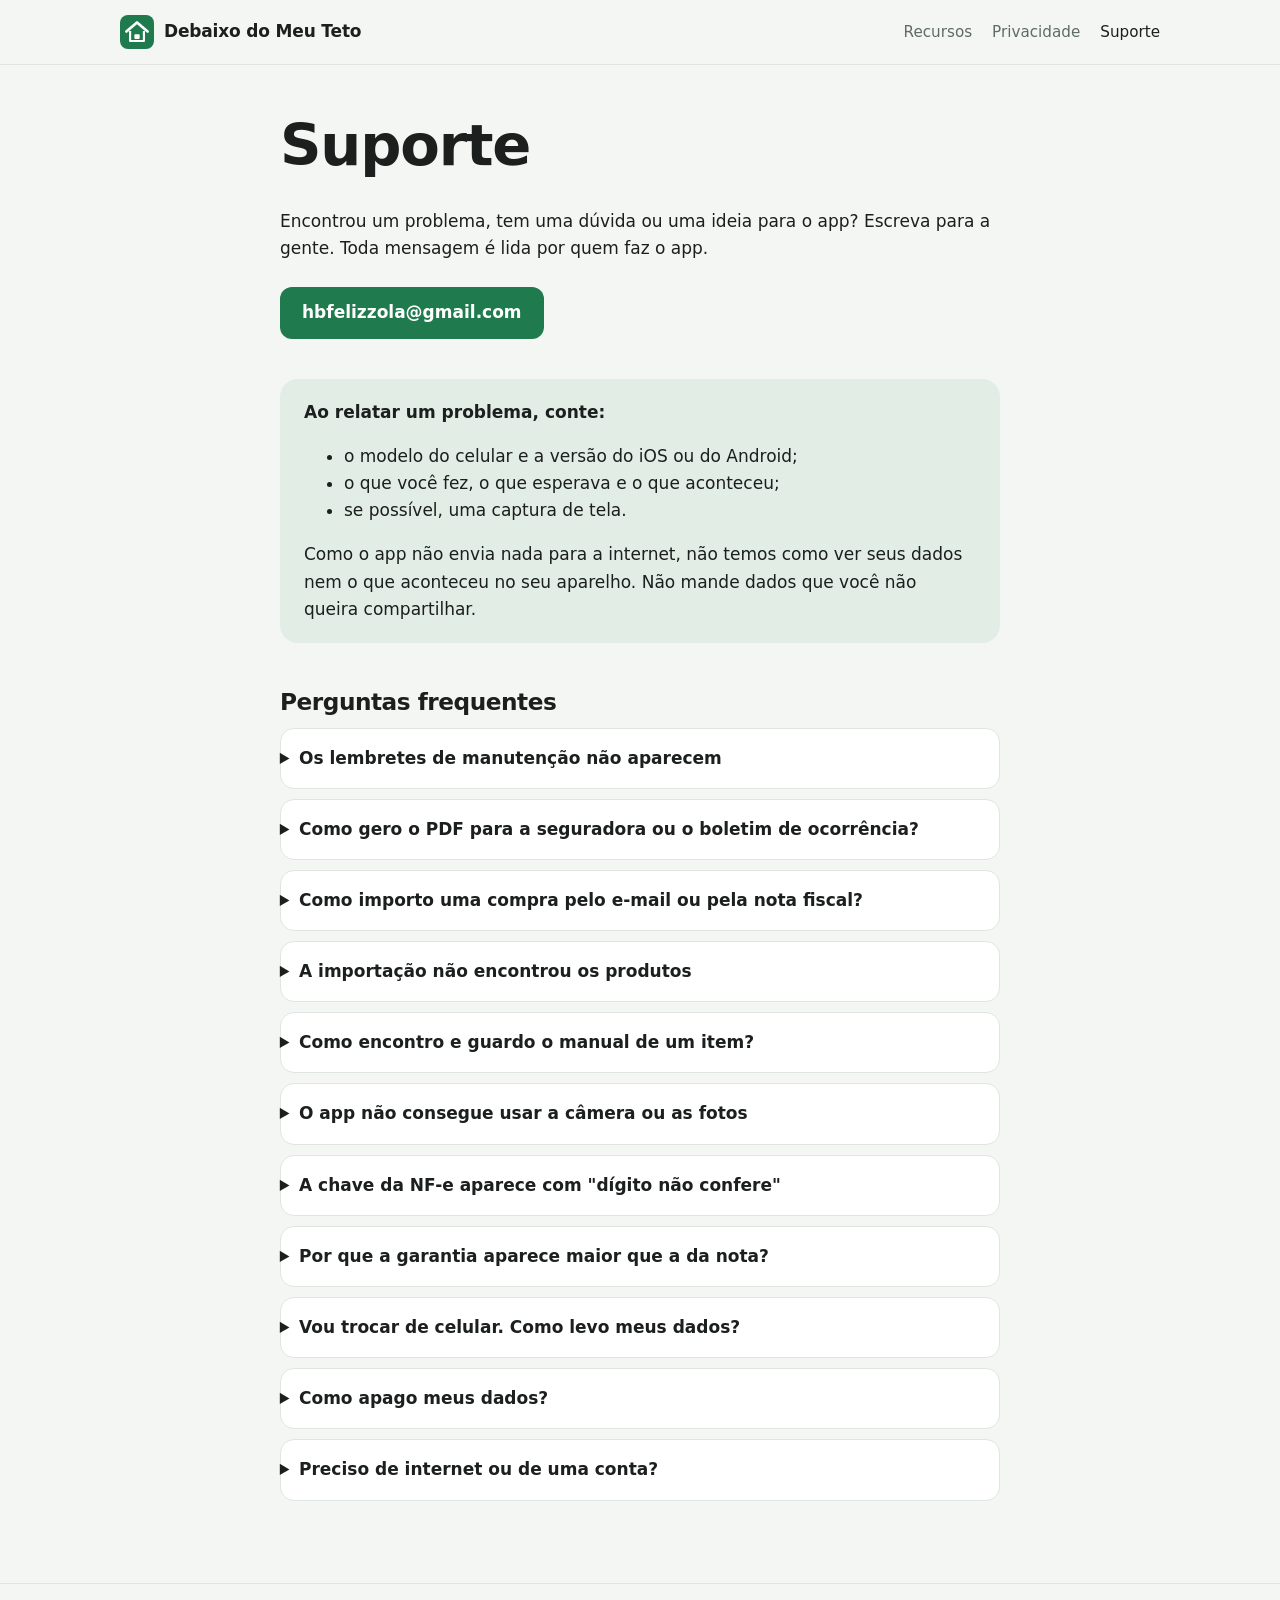
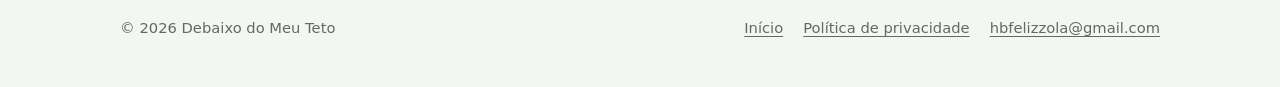
<file: site/suporte/index.html>
<!doctype html>
<html lang="pt-BR">
<head>
  <meta charset="utf-8">
  <meta name="viewport" content="width=device-width, initial-scale=1">
  <title>Suporte · Debaixo do Meu Teto</title>
  <meta name="description" content="Ajuda e contato do Debaixo do Meu Teto: importar compras pela nota fiscal ou pelo e-mail, manuais, lembretes de manutenção, PDF do inventário, troca de celular e como relatar um problema.">
  <link rel="canonical" href="https://debaixodomeuteto.hbfelizzola.de/suporte/">
  <meta name="theme-color" content="#1F7A4D">
  <link rel="icon" href="../img/marca.svg" type="image/svg+xml">
  <link rel="icon" href="../img/favicon-32.png" sizes="32x32" type="image/png">
  <link rel="apple-touch-icon" href="../img/apple-touch-icon.png">
  <meta property="og:type" content="website">
  <meta property="og:locale" content="pt_BR">
  <meta property="og:site_name" content="Debaixo do Meu Teto">
  <meta property="og:title" content="Suporte do Debaixo do Meu Teto">
  <meta property="og:description" content="Dúvidas frequentes e contato do app de inventário da casa.">
  <meta property="og:url" content="https://debaixodomeuteto.hbfelizzola.de/suporte/">
  <meta property="og:image" content="https://debaixodomeuteto.hbfelizzola.de/img/og.jpg">
  <meta name="twitter:card" content="summary_large_image">
  <link rel="stylesheet" href="../estilo.css">
</head>
<body>
  <a class="pular" href="#conteudo">Pular para o conteúdo</a>

  <header class="topo">
    <div class="container">
      <a class="logo" href="../">
        <img src="../img/marca.svg" alt="" width="34" height="34">
        Debaixo do Meu Teto
      </a>
      <nav aria-label="Principal">
        <a class="opcional" href="../#recursos">Recursos</a>
        <a class="estreito" href="../privacidade/">Privacidade</a>
        <a href="./" aria-current="page">Suporte</a>
      </nav>
    </div>
  </header>

  <!-- Esta página é o "Support URL" da App Store e o contato do Google Play. -->
  <main id="conteudo" class="container texto">
    <h1>Suporte</h1>
    <p>
      Encontrou um problema, tem uma dúvida ou uma ideia para o app? Escreva para a gente. Toda mensagem é
      lida por quem faz o app.
    </p>
    <a class="contato" href="mailto:hbfelizzola@gmail.com?subject=Suporte%20-%20Debaixo%20do%20Meu%20Teto">hbfelizzola@gmail.com</a>

    <div class="resumo">
      <p><strong>Ao relatar um problema, conte:</strong></p>
      <ul>
        <li>o modelo do celular e a versão do iOS ou do Android;</li>
        <li>o que você fez, o que esperava e o que aconteceu;</li>
        <li>se possível, uma captura de tela.</li>
      </ul>
      <p>
        Como o app não envia nada para a internet, não temos como ver seus dados nem o que aconteceu no seu
        aparelho. Não mande dados que você não queira compartilhar.
      </p>
    </div>

    <h2>Perguntas frequentes</h2>

    <div class="perguntas">
      <details>
        <summary>Os lembretes de manutenção não aparecem</summary>
        <p>
          Os lembretes chegam às 9h do dia marcado em cada tarefa. Abra o app, vá em <em>Ajustes</em> e toque em
          <em>Ativar notificações</em>. Se você negou a permissão antes, libere as notificações do Debaixo do Meu
          Teto nos ajustes do aparelho. No Android, confira também se a economia de bateria não está bloqueando o app.
        </p>
      </details>

      <details>
        <summary>Como gero o PDF para a seguradora ou o boletim de ocorrência?</summary>
        <p>
          Em <em>Ajustes</em>, na seção <em>Seguro e ocorrência</em>, toque em <em>Exportar inventário (PDF)</em>.
          Escolha se quer incluir as fotos dos itens e, na tela de compartilhamento, para onde enviar o arquivo.
        </p>
      </details>

      <details>
        <summary>Como importo uma compra pelo e-mail ou pela nota fiscal?</summary>
        <p>
          No e-mail da loja, toque no anexo da nota (o XML ou o PDF/DANFE), use <em>Compartilhar</em> e escolha
          o Debaixo do Meu Teto. O app mostra os produtos que encontrou; confira o nome, o valor e o cômodo de
          cada um e toque em salvar. Também dá para tocar em <em>Importar compra</em> na aba Itens e escolher um
          arquivo, colar o texto do e-mail ou ler o QR code do cupom.
        </p>
        <p>
          E-mail sem anexo? No iPhone, use <em>Imprimir</em> e depois <em>Compartilhar</em> para enviar o
          e-mail como PDF. No Android, selecione o texto do pedido e compartilhe.
        </p>
      </details>

      <details>
        <summary>A importação não encontrou os produtos</summary>
        <p>
          Isso acontece quando a nota é só uma imagem, sem texto (alguns PDFs escaneados), ou quando o e-mail
          tem um formato que o app ainda não reconhece. Tente o XML da nota, que é o mais completo, ou o QR code
          do cupom. Se nada der certo, o app abre o cadastro à mão com o que conseguiu ler. Se puder, mande para
          a gente o nome da loja (sem dados pessoais) para melhorarmos a leitura.
        </p>
      </details>

      <details>
        <summary>Como encontro e guardo o manual de um item?</summary>
        <p>
          Na tela do item, na seção <em>Manuais</em>, toque em <em>Buscar manual</em>: o navegador abre uma
          pesquisa com a marca e o modelo. Baixe o PDF e anexe com <em>Arquivo</em>. Você também pode salvar um
          link ou fotografar as páginas do manual impresso.
        </p>
      </details>

      <details>
        <summary>O app não consegue usar a câmera ou as fotos</summary>
        <p>
          A câmera e a galeria são usadas só para anexar imagens dos itens, das notas e dos manuais e para ler o
          QR code do cupom. Se você negou o acesso, libere nos ajustes do aparelho, na página do Debaixo do Meu
          Teto.
        </p>
      </details>

      <details>
        <summary>A chave da NF-e aparece com "dígito não confere"</summary>
        <p>
          A chave de acesso tem 44 números e o último confere todos os outros. Esse aviso quer dizer que algum
          número foi digitado errado. Compare com a chave impressa na nota (DANFE) ou no cupom, que vem em grupos
          de quatro.
        </p>
      </details>

      <details>
        <summary>Por que a garantia aparece maior que a da nota?</summary>
        <p>
          Porque o app soma os 90 dias da garantia legal do Código de Defesa do Consumidor à garantia do
          fabricante (arts. 26 e 50). Por exemplo: 12 meses de fábrica a partir de 10/10/2025 vão até 10/10/2026,
          e com o CDC a cobertura vai até 08/01/2027.
        </p>
      </details>

      <details>
        <summary>Vou trocar de celular. Como levo meus dados?</summary>
        <p>
          O app guarda tudo só no aparelho e não transfere dados entre celulares nem faz cópia na nuvem. Antes de
          trocar, exporte o PDF do inventário e guarde em um lugar seguro. Dependendo das configurações do seu
          aparelho, o backup do sistema (iCloud ou Google) pode levar os dados dos apps junto na restauração, mas
          isso depende da Apple e do Google, não do app.
        </p>
      </details>

      <details>
        <summary>Como apago meus dados?</summary>
        <p>
          Exclua os itens e tarefas dentro do app (as fotos, os manuais e as notas anexadas são apagados junto) ou simplesmente
          desinstale o app. Não guardamos nenhuma cópia. Veja a <a href="../privacidade/">política de privacidade</a>.
        </p>
      </details>

      <details>
        <summary>Preciso de internet ou de uma conta?</summary>
        <p>Não. O app funciona offline e não tem cadastro nem login.</p>
      </details>
    </div>
  </main>

  <footer class="rodape">
    <div class="container">
      <span>© 2026 Debaixo do Meu Teto</span>
      <nav aria-label="Rodapé">
        <a href="../">Início</a>
        <a href="../privacidade/">Política de privacidade</a>
        <a href="mailto:hbfelizzola@gmail.com">hbfelizzola@gmail.com</a>
      </nav>
    </div>
  </footer>
</body>
</html>
</file>
<file: site/estilo.css>
/* Debaixo do Meu Teto — site. Cores iguais às do app (src/constants/theme.ts, no repositório do app). */

:root {
  --texto: #1b1f1d;
  --fundo: #f4f6f4;
  --cartao: #ffffff;
  --selecionado: #e2ede6;
  --secundario: #5f6b65;
  --borda: #e1e5e2;
  --primaria: #1f7a4d;
  --sobre-primaria: #ffffff;
  --aviso: #a86a12;
  --perigo: #c0392b;
  --raio: 18px;
  --largura: 1080px;
  --fonte: system-ui, -apple-system, "Segoe UI", Roboto, "Helvetica Neue", Arial, sans-serif;
  color-scheme: light dark;
}

@media (prefers-color-scheme: dark) {
  :root {
    --texto: #f1f4f2;
    --fundo: #0f1311;
    --cartao: #1a201d;
    --selecionado: #22312a;
    --secundario: #a3afa8;
    --borda: #2a322e;
    --primaria: #4fbf85;
    --sobre-primaria: #0f1311;
    --aviso: #f2b84b;
    --perigo: #f07167;
  }
}

*,
*::before,
*::after {
  box-sizing: border-box;
}

html {
  -webkit-text-size-adjust: 100%;
  scroll-behavior: smooth;
}

body {
  margin: 0;
  background: var(--fundo);
  color: var(--texto);
  font: 17px/1.6 var(--fonte);
  overflow-x: hidden;
}

img {
  max-width: 100%;
  height: auto;
  display: block;
}

a {
  color: var(--primaria);
  text-underline-offset: 3px;
}

h1,
h2,
h3 {
  line-height: 1.15;
  letter-spacing: -0.02em;
  margin: 0 0 0.5em;
  text-wrap: balance;
}

h1 {
  font-size: clamp(2.3rem, 6vw, 3.6rem);
  font-weight: 800;
}

h2 {
  font-size: clamp(1.7rem, 4vw, 2.4rem);
  font-weight: 800;
}

h3 {
  font-size: 1.2rem;
}

p {
  margin: 0 0 1em;
  text-wrap: pretty;
}

.container {
  width: 100%;
  max-width: var(--largura);
  margin: 0 auto;
  padding: 0 20px;
}

.pular {
  position: absolute;
  left: -999px;
}

.pular:focus {
  left: 16px;
  top: 16px;
  z-index: 10;
  background: var(--cartao);
  padding: 8px 12px;
  border-radius: 8px;
}

/* Cabeçalho */

.topo {
  position: sticky;
  top: 0;
  z-index: 5;
  background: color-mix(in srgb, var(--fundo) 88%, transparent);
  backdrop-filter: saturate(1.4) blur(12px);
  -webkit-backdrop-filter: saturate(1.4) blur(12px);
  border-bottom: 1px solid var(--borda);
}

.topo .container {
  display: flex;
  align-items: center;
  justify-content: space-between;
  gap: 16px;
  min-height: 64px;
}

.logo {
  display: flex;
  align-items: center;
  gap: 10px;
  color: var(--texto);
  text-decoration: none;
  font-weight: 800;
  letter-spacing: -0.01em;
}

.logo img {
  width: 34px;
  height: 34px;
}

.topo nav {
  display: flex;
  gap: 20px;
  font-size: 0.95rem;
}

.topo nav a {
  color: var(--secundario);
  text-decoration: none;
}

.topo nav a:hover,
.topo nav a[aria-current="page"] {
  color: var(--texto);
}

.logo {
  white-space: nowrap;
}

@media (max-width: 640px) {
  .topo nav {
    gap: 14px;
  }

  .topo nav .opcional {
    display: none;
  }
}

/* Em telas bem estreitas o link de privacidade fica só no rodapé. */
@media (max-width: 420px) {
  .topo nav .estreito {
    display: none;
  }
}

/* Destaque */

.destaque {
  padding: 56px 0 24px;
}

.destaque .container {
  display: grid;
  grid-template-columns: 1.15fr 0.85fr;
  gap: 48px;
  align-items: center;
}

.destaque .lead {
  font-size: 1.2rem;
  color: var(--secundario);
  max-width: 34em;
}

.etiqueta {
  display: inline-block;
  font-size: 0.85rem;
  font-weight: 700;
  color: var(--primaria);
  background: var(--selecionado);
  border-radius: 999px;
  padding: 4px 12px;
  margin-bottom: 16px;
}

@media (max-width: 820px) {
  .destaque {
    padding-top: 32px;
  }

  .destaque .container {
    grid-template-columns: 1fr;
    gap: 32px;
  }

  .destaque .celular {
    max-width: 280px;
    margin: 0 auto;
  }
}

/* Moldura de celular para as capturas de tela */

.celular {
  position: relative;
  border-radius: 46px;
  padding: 10px;
  background: #1b1f1d;
  box-shadow: 0 30px 60px -20px rgb(15 19 17 / 0.35), 0 0 0 1px rgb(255 255 255 / 0.06) inset;
  max-width: 320px;
  width: 100%;
  margin: 0 auto;
}

.celular img {
  border-radius: 37px;
  width: 100%;
  aspect-ratio: 598 / 1300;
  object-fit: cover;
  background: var(--fundo);
}

/* Selos das lojas.
 * TODO(lojas): troque por os selos oficiais (Apple: "Download on the App Store" em pt-BR,
 * Google: "Disponível no Google Play") quando os links existirem; veja README.md. */

.lojas {
  display: flex;
  flex-wrap: wrap;
  gap: 12px;
  margin: 28px 0 12px;
}

.selo-loja {
  display: inline-flex;
  align-items: center;
  gap: 10px;
  min-width: 180px;
  padding: 9px 18px 9px 14px;
  border-radius: 12px;
  background: #000;
  color: #fff;
  text-decoration: none;
  border: 1px solid #a6a6a6;
  line-height: 1.15;
}

.selo-loja svg {
  width: 26px;
  height: 26px;
  flex: none;
}

.selo-loja small {
  display: block;
  font-size: 0.7rem;
  opacity: 0.9;
}

.selo-loja strong {
  display: block;
  font-size: 1.15rem;
  font-weight: 600;
  letter-spacing: -0.01em;
}

.selo-loja[aria-disabled="true"] {
  cursor: default;
}

.aviso-lojas {
  font-size: 0.9rem;
  color: var(--secundario);
}

/* Faixa de garantias */

.faixa {
  padding: 24px 0 8px;
}

.faixa ul {
  list-style: none;
  margin: 0;
  padding: 0;
  display: grid;
  grid-template-columns: repeat(4, 1fr);
  gap: 12px;
}

.faixa li {
  background: var(--cartao);
  border: 1px solid var(--borda);
  border-radius: 14px;
  padding: 14px 16px;
  font-size: 0.95rem;
  color: var(--secundario);
}

.faixa li strong {
  display: block;
  color: var(--texto);
}

@media (max-width: 820px) {
  .faixa ul {
    grid-template-columns: repeat(2, 1fr);
  }
}

/* Recursos */

.secao {
  padding: 72px 0;
}

.secao-titulo {
  max-width: 40em;
  margin-bottom: 40px;
}

.secao-titulo p {
  color: var(--secundario);
  font-size: 1.1rem;
}

.recurso {
  display: grid;
  grid-template-columns: 1fr 1fr;
  gap: 56px;
  align-items: center;
  padding: 40px 0;
}

.recurso + .recurso {
  border-top: 1px solid var(--borda);
}

.recurso:nth-of-type(even) .recurso-texto {
  order: 2;
}

.recurso .celular {
  max-width: 290px;
}

.recurso-texto .numero {
  font-weight: 800;
  color: var(--primaria);
  font-size: 0.9rem;
  letter-spacing: 0.08em;
  text-transform: uppercase;
}

.recurso-texto ul {
  padding-left: 1.2em;
  margin: 0;
}

.recurso-texto li {
  margin-bottom: 6px;
}

@media (max-width: 820px) {
  .recurso {
    grid-template-columns: 1fr;
    gap: 28px;
  }

  .recurso:nth-of-type(even) .recurso-texto {
    order: 0;
  }

  .recurso .celular {
    max-width: 260px;
  }
}

.exemplo {
  background: var(--cartao);
  border: 1px solid var(--borda);
  border-radius: 14px;
  padding: 14px 16px;
  margin: 16px 0;
  font-size: 0.95rem;
}

.exemplo b {
  color: var(--primaria);
}

/* Privacidade em destaque */

.privado {
  background: var(--primaria);
  color: var(--sobre-primaria);
  border-radius: 28px;
  padding: 48px;
  display: grid;
  grid-template-columns: 1.2fr 1fr;
  gap: 40px;
}

.privado a {
  color: inherit;
}

.privado ul {
  list-style: none;
  padding: 0;
  margin: 0;
  display: grid;
  gap: 12px;
}

.privado li {
  background: rgb(255 255 255 / 0.12);
  border-radius: 14px;
  padding: 12px 16px;
}

.privado .nota {
  opacity: 0.9;
  font-size: 0.95rem;
}

@media (max-width: 820px) {
  .privado {
    grid-template-columns: 1fr;
    padding: 32px 22px;
    gap: 24px;
  }
}

/* Perguntas */

.perguntas details {
  background: var(--cartao);
  border: 1px solid var(--borda);
  border-radius: 14px;
  padding: 0 18px;
  margin-bottom: 10px;
}

.perguntas summary {
  cursor: pointer;
  font-weight: 700;
  padding: 16px 0;
  list-style-position: outside;
}

.perguntas details p:last-child {
  margin-bottom: 16px;
}

.chamada {
  text-align: center;
}

.chamada .lojas {
  justify-content: center;
}

/* Páginas de texto (privacidade, suporte) */

.texto {
  max-width: 760px;
  padding: 48px 20px 72px;
}

.texto h2 {
  font-size: 1.45rem;
  margin-top: 2em;
}

.texto .atualizado {
  color: var(--secundario);
}

.resumo {
  background: var(--selecionado);
  border-radius: var(--raio);
  padding: 20px 24px;
  margin: 24px 0;
}

.resumo p:last-child,
.resumo ul:last-child {
  margin-bottom: 0;
}

.contato {
  display: inline-block;
  background: var(--primaria);
  color: var(--sobre-primaria);
  font-weight: 700;
  text-decoration: none;
  padding: 12px 22px;
  border-radius: 12px;
  margin: 8px 0 16px;
}

table.permissoes {
  width: 100%;
  border-collapse: collapse;
  font-size: 0.95rem;
  margin: 8px 0 16px;
}

.permissoes th,
.permissoes td {
  text-align: left;
  padding: 10px 8px;
  border-bottom: 1px solid var(--borda);
  vertical-align: top;
}

/* Rodapé */

.rodape {
  border-top: 1px solid var(--borda);
  padding: 32px 0 48px;
  color: var(--secundario);
  font-size: 0.92rem;
}

.rodape .container {
  display: flex;
  flex-wrap: wrap;
  gap: 12px 28px;
  justify-content: space-between;
}

.rodape nav {
  display: flex;
  flex-wrap: wrap;
  gap: 8px 20px;
}

.rodape a {
  color: var(--secundario);
}
</file>
